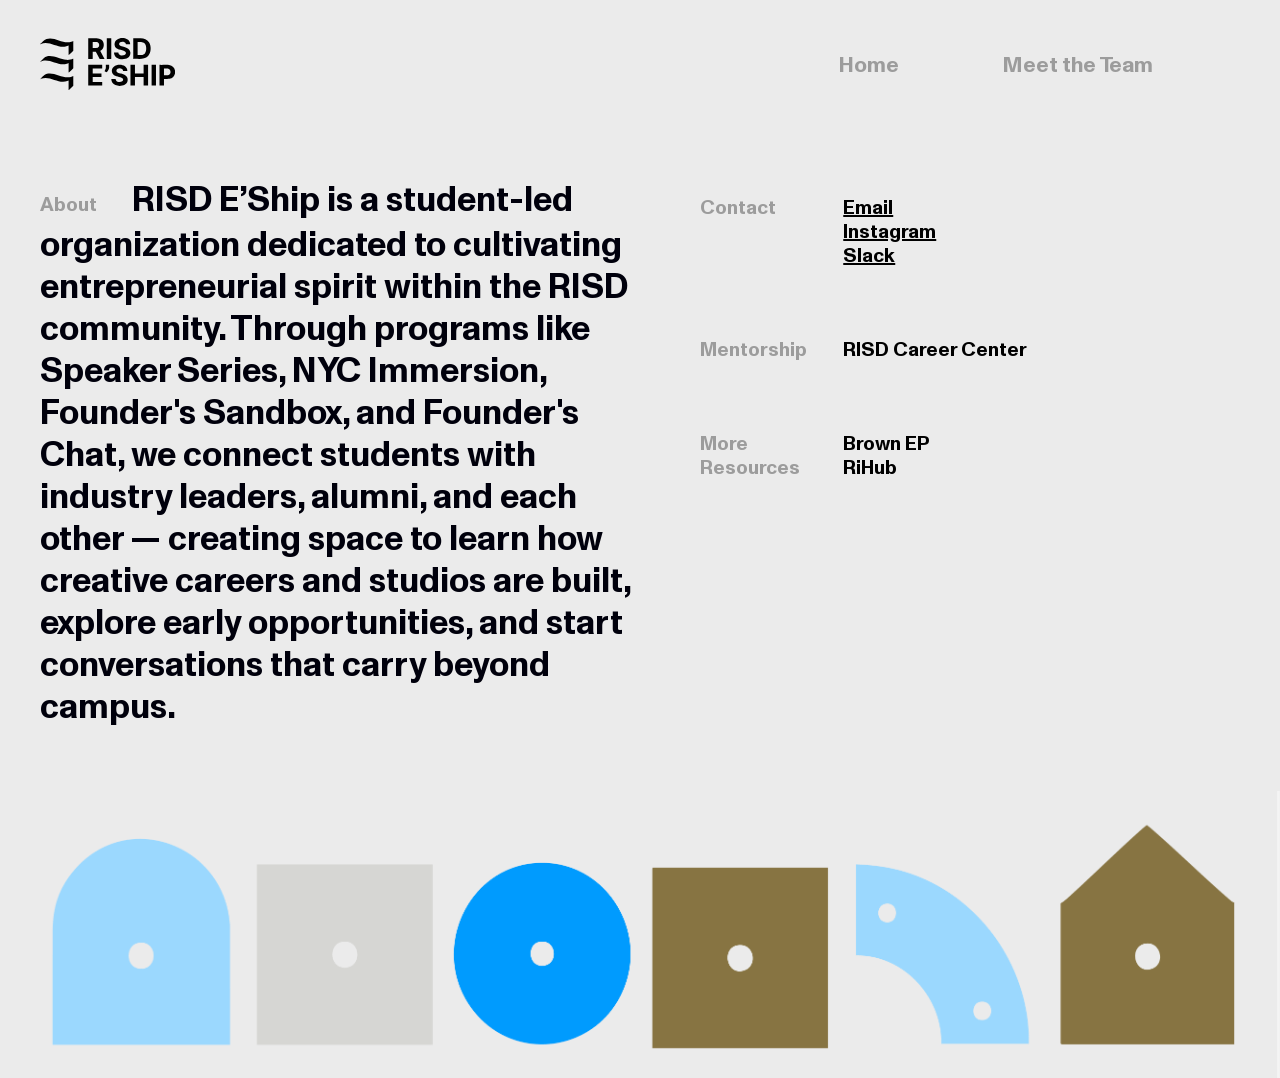
<file: about.html>
<!DOCTYPE html>
<html lang="en">
<head>
<meta charset="UTF-8">
<meta name="viewport" content="width=device-width, initial-scale=1.0">
<title>About — Eship</title>
<link rel="stylesheet" href="about.css">
  <link rel="icon" type="image/png" href="favicon.png">
</head>
<body>

<header>
  <div class="logo" aria-label="Eship">
<svg id="Layer_1" data-name="Layer 1" xmlns="http://www.w3.org/2000/svg" viewBox="0 0 612.11 235.53">
  <path d="M292.39,94.69h-21.99l-17.64-32.8h-14.02v32.07c0,.05-.67.72-.72.72h-19.57V1.12c12.48.54,25.55-.72,37.96-.02,7.77.44,16.04,2.34,22.2,7.27,13.72,10.97,14.08,35.47.26,46.54-1.37,1.09-5.78,3.01-5.8,4.32l19.33,35.46ZM238.74,45.5h16.67c2.79,0,7.72-2.24,9.68-4.33,4.19-4.47,4.03-14.25-.04-18.8-1.3-1.45-6.89-4.37-8.67-4.37h-17.64v27.49Z"/>
  <path d="M422.39,94.69V1.12c11.09.41,22.56-.54,33.61-.02,15.1.72,29.05,5.31,37.64,18.39,11.32,17.25,10.31,47.06-4.05,62.43-17.17,18.38-44.76,11.43-67.19,12.77ZM442.21,77.33h18.12c3.02,0,9.85-3.11,12.28-5.1,9.78-7.98,10.3-29.67,5.77-40.41-6.22-14.74-22.69-13.36-36.18-13.33v58.84Z"/>
  <path d="M430.12,160.29h39.15v-37.86c0-.05.67-.72.72-.72h18.85c.05,0,.72.67.72.72v92.85h-20.3v-38.1h-39.15v38.1h-20.3v-93.57h19.57c.05,0,.72.67.72.72v37.86Z"/>
  <path d="M395.81,149.2h-19.33c-.04-14.58-28.44-15.7-30.33-2.53-1.61,11.19,17.51,12.66,25.03,14.83,16.18,4.67,29.38,14.21,25.47,33.16-5.64,27.36-55.42,28.76-68.69,8.53-3.52-5.37-4.66-11.01-5.12-17.32h19.81c.06,5.49,3.07,9.81,8.04,11.99,9.41,4.13,27.97,2.16,25.76-11.72-.73-4.59-9.09-7.19-12.92-8.33-14.06-4.2-34.27-5.86-37.67-23.66-7.9-41.37,70.23-45.97,69.95-4.93Z"/>
  <path d="M389.29,28.61c-1.1-2.17-1.22-4.62-2.93-6.72-6.63-8.19-29.94-6.64-27.73,7.42,1.28,8.11,20.02,10.15,26.55,12.09,11.27,3.35,22.56,10,24.03,22.8,3.24,28.22-27.34,35.67-49.47,30.56-14.62-3.37-24.65-14.07-24.34-29.49h19.33c1.05,12.07,13.46,15.6,23.81,13.39,8.78-1.87,15.4-11.9,6.49-17.83-13.39-8.9-44.69-5.08-47.16-28.66-4.03-38.52,60.59-42.67,69.29-11.27.31,1.11,1.93,7.71.49,7.71h-18.36Z"/>
  <path d="M281.76,138.58h-43.01v21.7h39.63v16.88h-39.63v21.7h43.01v16.4h-63.31v-93.57h62.59c.05,0,.72.67.72.72v16.16Z"/>
  <path d="M561.58,185.37v29.9h-20.3v-93.57c14.03.91,29.9-1.46,43.68.54,35.97,5.21,36.12,56.96.9,62.52-7.82,1.24-16.36.29-24.28.61ZM578.73,138.58c-5.19-.7-11.8.52-17.16,0v30.39h16.19c.5,0,4.18-1.07,4.92-1.36,12.8-4.95,10.97-27.03-3.96-29.03Z"/>
  <path d="M150.78,13.18v44.13c-6.17,5.48-11.69,11.95-17.94,17.31-.89.76-2.18,2.01-3.33,2.23v-43.41c-4.46,1.81-8.85,4-13.61,4.99C77.78,46.31,41.44,9.9,3.68,26.74c-1.04.46-4.77,3.47-3.21.65C10.31,19.59,16.98,8.68,29.38,4.64c37.45-12.21,74.42,24.81,112.34,12.28,3.1-1.03,5.96-2.75,9.06-3.74Z"/>
  <path d="M150.78,171.87v44.13c-6.2,5.28-12.17,12.82-18.36,17.85-.8.65-1.84,1.62-2.91,1.68v-43.41c-2.21.53-4.05,1.98-6.16,2.78-39.83,15.22-78.82-26.91-119.02-9.77-.36.16-5.44,3.59-3.96,1.36,1.17-1.75,17.69-17.49,19.74-18.88,34.06-23.18,81.77,20.2,119.78,8.61,3.8-1.16,7.12-3.35,10.87-4.35Z"/>
  <path d="M150.78,92.76v44.13c-5.84,5.31-11.48,11.76-17.39,16.89-1.03.89-2.58,2.25-3.87,2.65v-43.41c-2.69,1.03-5.23,2.45-7.97,3.38-37.61,12.91-73.96-23.55-111.51-12.41-3.5,1.04-6.63,2.97-10.04,4.2,5.9-5.55,11.98-12.71,18.11-17.85,26.53-22.25,70.77,5.72,100.06,8.69,11.75,1.19,22.14-1.03,32.62-6.26Z"/>
  <path d="M302.54,94.69V1.12h19.57c.05,0,.72.67.72.72v92.12c0,.05-.67.72-.72.72h-19.57Z"/>
  <path d="M525.33,121.7v93.57h-19.81v-92.85c0-.05.67-.72.72-.72h19.09Z"/>
  <path d="M313.17,134.48c-.78,7.33-6.27,16.25-11.91,20.91l-8.9-5.03c1.51-3.26,3.54-6.41,4.6-9.88.3-.98,1.23-4.3,1.23-5.04v-13.75h14.26c.05,0,.72.67.72.72,0,3.74.38,8.48,0,12.06Z"/>
</svg>
</div>

  <a class="about-btn" href="index.html">Home</a>

  <a class="team-btn" href="team.html">Meet the Team</a>

</header>

<main class="about-main">

  <p class="about-hero">
    <span class="eyebrow">About&nbsp; &nbsp; &nbsp; &nbsp;</span>
    RISD E’Ship is a student-led organization dedicated to cultivating entrepreneurial spirit within the RISD community. Through programs like Speaker Series, NYC Immersion, Founder's Sandbox, and Founder's Chat, we connect students with industry leaders, alumni, and each other — creating space to learn how creative careers and studios are built, explore early opportunities, and start conversations that carry beyond campus.
  </p>

  <div class="about-section">
    <h2>Contact</h2>
    <div>
      <p><a href="mailto:eship@risd.edu">Email</a><br>
      <a href="https://www.instagram.com/risdeship/">Instagram</a><br>
      <a href="https://join.slack.com/t/eship26-27/shared_invite/zt-49p104alc-te3NiBXRZK9tQGqS_CBzWQ">Slack</a></p>
    </div>

    <h2>Mentorship</h2>
    <div>
      <p>RISD Career Center</p>
    </div>

    <h2>More <br> Resources</h2>
    <div>
      <p>Brown EP <br>
        RiHub
        </p>
    </div>
  </div>

  
</main>

<footer class="site-footer">
  <img src="./Footer.png" alt="">
</footer>

</body>
</html>
</file>
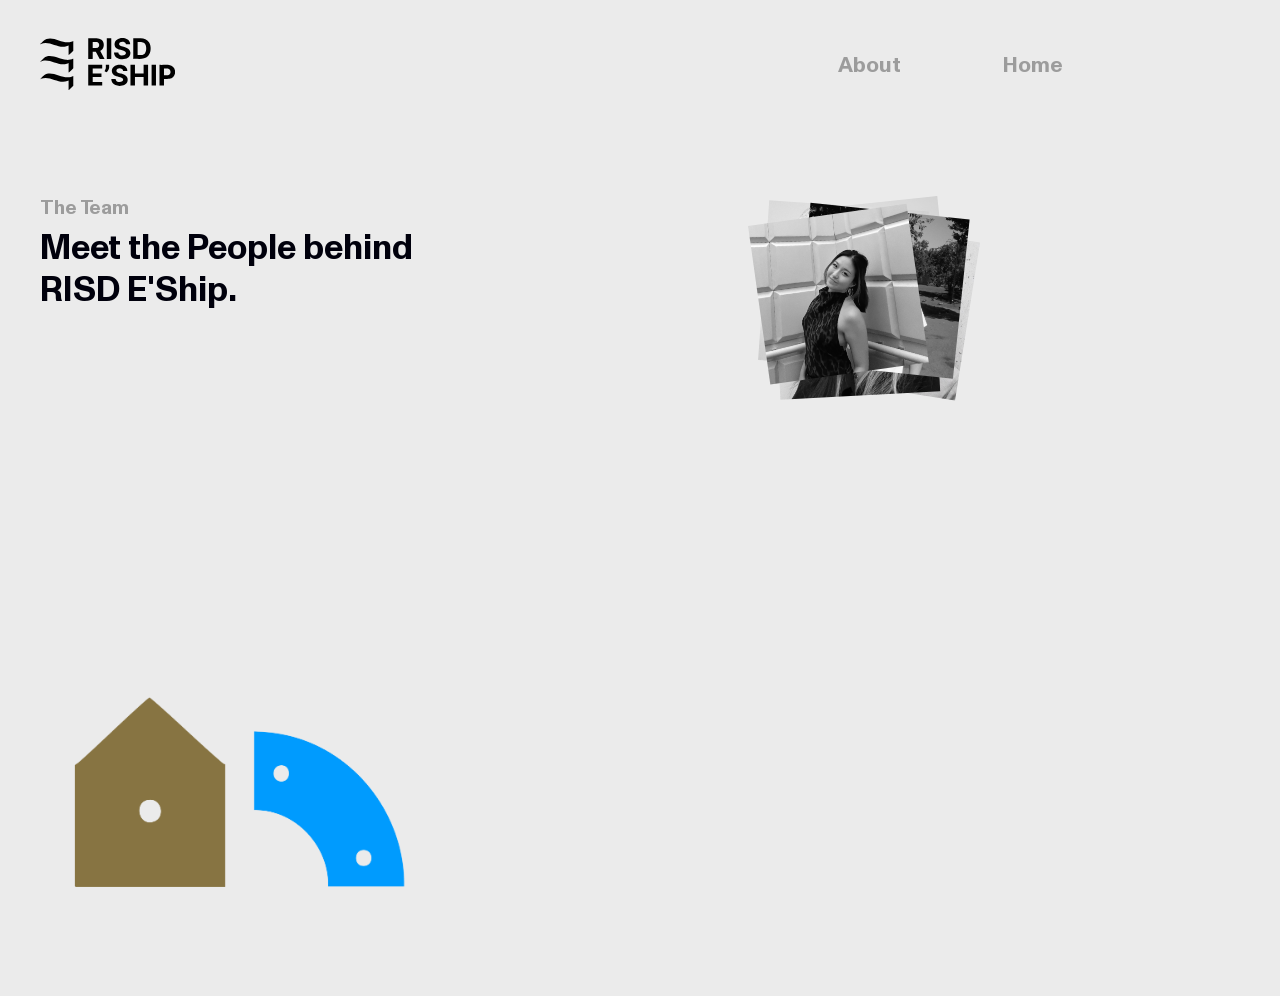
<file: team.html>
<!DOCTYPE html>
<html lang="en">

<head>
  <meta charset="UTF-8">
  <meta name="viewport" content="width=device-width, initial-scale=1.0">

  <title>Meet the Team — RISD E'Ship</title>

  <link rel="stylesheet" href="about.css">
    <link rel="icon" type="image/png" href="favicon.png">
</head>


<body class="team-page">


  <header>
  <div class="logo" aria-label="Studio">
<svg id="Layer_1" data-name="Layer 1" xmlns="http://www.w3.org/2000/svg" viewBox="0 0 612.11 235.53">
  <path d="M292.39,94.69h-21.99l-17.64-32.8h-14.02v32.07c0,.05-.67.72-.72.72h-19.57V1.12c12.48.54,25.55-.72,37.96-.02,7.77.44,16.04,2.34,22.2,7.27,13.72,10.97,14.08,35.47.26,46.54-1.37,1.09-5.78,3.01-5.8,4.32l19.33,35.46ZM238.74,45.5h16.67c2.79,0,7.72-2.24,9.68-4.33,4.19-4.47,4.03-14.25-.04-18.8-1.3-1.45-6.89-4.37-8.67-4.37h-17.64v27.49Z"/>
  <path d="M422.39,94.69V1.12c11.09.41,22.56-.54,33.61-.02,15.1.72,29.05,5.31,37.64,18.39,11.32,17.25,10.31,47.06-4.05,62.43-17.17,18.38-44.76,11.43-67.19,12.77ZM442.21,77.33h18.12c3.02,0,9.85-3.11,12.28-5.1,9.78-7.98,10.3-29.67,5.77-40.41-6.22-14.74-22.69-13.36-36.18-13.33v58.84Z"/>
  <path d="M430.12,160.29h39.15v-37.86c0-.05.67-.72.72-.72h18.85c.05,0,.72.67.72.72v92.85h-20.3v-38.1h-39.15v38.1h-20.3v-93.57h19.57c.05,0,.72.67.72.72v37.86Z"/>
  <path d="M395.81,149.2h-19.33c-.04-14.58-28.44-15.7-30.33-2.53-1.61,11.19,17.51,12.66,25.03,14.83,16.18,4.67,29.38,14.21,25.47,33.16-5.64,27.36-55.42,28.76-68.69,8.53-3.52-5.37-4.66-11.01-5.12-17.32h19.81c.06,5.49,3.07,9.81,8.04,11.99,9.41,4.13,27.97,2.16,25.76-11.72-.73-4.59-9.09-7.19-12.92-8.33-14.06-4.2-34.27-5.86-37.67-23.66-7.9-41.37,70.23-45.97,69.95-4.93Z"/>
  <path d="M389.29,28.61c-1.1-2.17-1.22-4.62-2.93-6.72-6.63-8.19-29.94-6.64-27.73,7.42,1.28,8.11,20.02,10.15,26.55,12.09,11.27,3.35,22.56,10,24.03,22.8,3.24,28.22-27.34,35.67-49.47,30.56-14.62-3.37-24.65-14.07-24.34-29.49h19.33c1.05,12.07,13.46,15.6,23.81,13.39,8.78-1.87,15.4-11.9,6.49-17.83-13.39-8.9-44.69-5.08-47.16-28.66-4.03-38.52,60.59-42.67,69.29-11.27.31,1.11,1.93,7.71.49,7.71h-18.36Z"/>
  <path d="M281.76,138.58h-43.01v21.7h39.63v16.88h-39.63v21.7h43.01v16.4h-63.31v-93.57h62.59c.05,0,.72.67.72.72v16.16Z"/>
  <path d="M561.58,185.37v29.9h-20.3v-93.57c14.03.91,29.9-1.46,43.68.54,35.97,5.21,36.12,56.96.9,62.52-7.82,1.24-16.36.29-24.28.61ZM578.73,138.58c-5.19-.7-11.8.52-17.16,0v30.39h16.19c.5,0,4.18-1.07,4.92-1.36,12.8-4.95,10.97-27.03-3.96-29.03Z"/>
  <path d="M150.78,13.18v44.13c-6.17,5.48-11.69,11.95-17.94,17.31-.89.76-2.18,2.01-3.33,2.23v-43.41c-4.46,1.81-8.85,4-13.61,4.99C77.78,46.31,41.44,9.9,3.68,26.74c-1.04.46-4.77,3.47-3.21.65C10.31,19.59,16.98,8.68,29.38,4.64c37.45-12.21,74.42,24.81,112.34,12.28,3.1-1.03,5.96-2.75,9.06-3.74Z"/>
  <path d="M150.78,171.87v44.13c-6.2,5.28-12.17,12.82-18.36,17.85-.8.65-1.84,1.62-2.91,1.68v-43.41c-2.21.53-4.05,1.98-6.16,2.78-39.83,15.22-78.82-26.91-119.02-9.77-.36.16-5.44,3.59-3.96,1.36,1.17-1.75,17.69-17.49,19.74-18.88,34.06-23.18,81.77,20.2,119.78,8.61,3.8-1.16,7.12-3.35,10.87-4.35Z"/>
  <path d="M150.78,92.76v44.13c-5.84,5.31-11.48,11.76-17.39,16.89-1.03.89-2.58,2.25-3.87,2.65v-43.41c-2.69,1.03-5.23,2.45-7.97,3.38-37.61,12.91-73.96-23.55-111.51-12.41-3.5,1.04-6.63,2.97-10.04,4.2,5.9-5.55,11.98-12.71,18.11-17.85,26.53-22.25,70.77,5.72,100.06,8.69,11.75,1.19,22.14-1.03,32.62-6.26Z"/>
  <path d="M302.54,94.69V1.12h19.57c.05,0,.72.67.72.72v92.12c0,.05-.67.72-.72.72h-19.57Z"/>
  <path d="M525.33,121.7v93.57h-19.81v-92.85c0-.05.67-.72.72-.72h19.09Z"/>
  <path d="M313.17,134.48c-.78,7.33-6.27,16.25-11.91,20.91l-8.9-5.03c1.51-3.26,3.54-6.41,4.6-9.88.3-.98,1.23-4.3,1.23-5.04v-13.75h14.26c.05,0,.72.67.72.72,0,3.74.38,8.48,0,12.06Z"/>
</svg>
</div>

  <a class="about-btn" href="about.html">About</a>

  <a class="team-btn" href="index.html">Home</a>

</header>


  <body class="team-page">

  <!-- ==========================================
       TEAM
  ========================================== -->
  <main class="team-main">

    <!-- LEFT COLUMN -->
    <p class="team-intro">
    <span class="eyebrow">The Team&nbsp; &nbsp; &nbsp; &nbsp;</span>
  Meet the People behind RISD E'Ship.
    <img
    class="team-footer-image"
    src="./Corner.png"
    alt=""
  >
   </p>




<!-- RIGHT COLUMN -->
<section class="team-stage" id="teamStage">

<section class="team-stage" id="teamStage">

  <article class="team-card">
    <div class="team-square"><img src="./teampics/Fah.jpg" alt="Fah Prayottavekit"></div>
    <div class="team-info">
      <h2>President</h2>
      <h3>Fah Prayottavekit<br>
        2027 GD
      </h3>
    </div>
  </article>

  <article class="team-card">
    <div class="team-square"><img src="./teampics/Lucas.jpg" alt="Lucas Liu"></div>
    <div class="team-info">
      <h2>Program Director</h2>
      <h3>Lucas Liu<br>
        2027 ID
      </h3>
    </div>
  </article>

  <article class="team-card">
    <div class="team-square"><img src="./teampics/Carol.jpg" alt="Carol Chen"></div>
    <div class="team-info">
      <h2>Program Director</h2>
      <h3>Carol Chen<br>
        2028 ID+INTAR
      </h3>
    </div>
  </article>

  <article class="team-card">
    <div class="team-square"><img src="./teampics/Janet.jpg" alt="Janet Sun"></div>
    <div class="team-info">
      <h2>Program Director</h2>
      <h3>Janet Sun<br>
        2027 ID
      </h3>
    </div>
  </article>

  <article class="team-card">
    <div class="team-square"><img src="./teampics/Joaquin.jpg" alt="Joaquin Godines"></div>
    <div class="team-info">
      <h2>Fine Arts Ambassador</h2>
      <h3>Joaquin Godines<br>
        2027 ILLUS
      </h3>
    </div>
  </article>

  <article class="team-card">
    <div class="team-square"><img src="./teampics/Punch.jpg" alt="Punch Kulphisanrat"></div>
    <div class="team-info">
      <h2>Design Director</h2>
      <h3>Punch Kulphisanrat<br>
        2027 GD
      </h3>
    </div>
  </article>

</section>


    </section>

  </main>


  <script src="team.js"></script>

</body>

</html>
</file>
<file: about.css>
/* ==========================================
   FONTS
========================================== */
@font-face{
  font-family:'Monument Grotesk';
  src:url('fonts/MonumentGrotesk-Regular.ttf') format('truetype');
  font-weight:400;
  font-style:normal;
  font-display:swap;
}
@font-face{
  font-family:'Monument Grotesk';
  src:url('fonts/MonumentGrotesk-Medium.ttf') format('truetype');
  font-weight:500;
  font-style:normal;
  font-display:swap;
}
@font-face{
  font-family:'Monument Grotesk';
  src:url('fonts/MonumentGrotesk-Bold.ttf') format('truetype');
  font-weight:600;
  font-style:normal;
  font-display:swap;
}



/* ==========================================
   COLORS
========================================== */
:root{
  --pink:#8dd1f9;
  --gray:#e7e4dd;
  --terracotta:#009BFF;
  --olive:#877542;

  --paper:#ebebeb;
  --ink:#1c1a15;
  --ink-soft:#4a463d;
  --line:rgba(28,26,21,0.14);
}


/* ==========================================
   BASE
========================================== */
*{
  box-sizing:border-box;
}
html{
  scroll-behavior:smooth;
}

body{
  margin:0;
  background:var(--paper);
  color:var(--ink);
  font-family:'Monument Grotesk', sans-serif;
  -webkit-font-smoothing:antialiased;
}

a{
  color:inherit;
}


/* ==========================================
   HEADER
========================================== */

header{
  display:grid;
  grid-template-columns:
    1fr
    0.2fr
    0.3fr;
  align-items:start;
  padding:38px 40px 6px;
  gap:5px;
  flex-wrap:wrap;
  background:var(--paper);
  position:relative;
  z-index:200;
}


/* ---------- Logo ---------- */

.logo{
  display:flex;
  align-items:center;
  gap:2px;
}

.logo svg{
  height:52px;
  width:auto;
  display:block;
}


/* ---------- About button ---------- */

.about-btn{
  display:inline-block;

  font-family:'Monument Grotesk', sans-serif;
  font-size:22px;
  font-weight:600;
  line-height:1.5;

  text-decoration:none;

  color:#9C9C9C;

  cursor:pointer;
  align-self:flex-start;

  transition:
    transform .25s cubic-bezier(.4,0,.2,1),
    background .25s ease,
    color .25s ease;
}

.about-btn:hover{
  transform:translateY(-2px);
  color:var(--ink);
}

.about-btn:active{
  transform:translateY(0);
}

/* ---------- Team button ---------- */

.team-btn{
  display:inline-block;

  font-family:'Monument Grotesk', sans-serif;
  font-size:22px;
  font-weight:600;
  line-height:1.5;

  text-decoration:none;

  color:#9C9C9C;

  cursor:pointer;
  align-self:flex-start;

  transition:
    transform .25s cubic-bezier(.4,0,.2,1),
    background .25s ease,
    color .25s ease;
}

.team-btn:hover{
  transform:translateY(-2px);
  color:var(--ink);
}

.team-btn:active{
  transform:translateY(0);
}

/* ==========================================
   ABOUT PAGE
========================================== */

.about-main{
  display:grid;
  grid-template-columns:1fr 0.9fr;
  column-gap:60px;

  margin:0 auto;
  padding:36px 40px 20px;
}


/* ---------- Main About Text ---------- */

.about-hero{
  margin:0;
  padding:30px 0 0;

  font-family:'Monument Grotesk', sans-serif;
  font-size:35px;
  font-weight:600;
  line-height:1.2;

  color:#00000C;
}

.about-hero .eyebrow{
  font-family:'Monument Grotesk', sans-serif;
  font-size:20px;
  font-weight:600;

  color:#9C9C9C;
}


/* ---------- Contact / Info ---------- */

.about-section{
  display:grid;
  grid-template-columns:.65fr 1.8fr;
  column-gap:0;
  row-gap:70px;
  margin-top:54px;

  align-self:start;
  align-content:start;
}

.about-section h2{
  margin:0;
  padding:0;

  font-family:'Monument Grotesk', sans-serif;
  font-size:20px;
  font-weight:600;
  line-height:1.2;

  color:#9C9C9C;
}

.about-section > div{
  margin:0;
  padding:0;
}

.about-section p{
  margin:0;
  padding:0;

  font-family:'Monument Grotesk', sans-serif;
  font-size:20px;
  font-weight:600;
  line-height:1.2;
  text-decoration:none;

  color:#000;
}


.site-footer{
  width:100%;
  margin-top:60px;
  padding:0;
  overflow:hidden;
}

.site-footer img{
  display:block;
  width:100%;
  height:auto;
  margin:0 auto;
}


/* ==========================================
   MEET THE TEAM
========================================== */

.team-main{
  display:grid;
  grid-template-columns:.7fr 1.3fr;
  gap:40px;

  padding:60px 40px 80px;
  min-height:700px;
}


/* ==========================================
   LEFT COLUMN
========================================== */

.team-intro{
  display:flex;
  flex-direction:column;
  justify-content:space-between;
  margin:0;
  padding:30px 0 0;

  font-family:'Monument Grotesk', sans-serif;
  font-size:35px;
  font-weight:600;
  line-height:1.2;

  color:#00000C;
}

.eyebrow{
  font-family:'Monument Grotesk', sans-serif;
  font-size:20px;
  font-weight:600;

  color:#9C9C9C;
}

.team-footer-image{
  display:block;

  width:100%;
  max-width:500px;
  height:auto;

  margin-top:auto;
  align-self:flex-start;
}


/* ==========================================
   RIGHT COLUMN
========================================== */

.team-stage{
  position:relative;
  width:100%;
  min-height:760px;
  cursor:pointer;
}


/* ==========================================
   TEAM CARDS
========================================== */

.team-card{
  position:absolute;

  width:160px;

  left:50%;
  top:180px;

  transform:
    translate(-50%, -50%)
    translate(var(--x, 0px), var(--y, 0px))
    rotate(var(--r, 0deg));

  transition:
    left .8s cubic-bezier(.16,1,.3,1),
    top .8s cubic-bezier(.16,1,.3,1),
    transform .8s cubic-bezier(.16,1,.3,1);

  cursor:pointer;
}


/* ==========================================
   PLACEHOLDER
========================================== */

.team-square{
  width:160px;
  height:160px;
  background:#d9d9d9;
}

.team-square img{
  display:block;
  width:100%;
  height: 160px;;


  object-fit:cover;
}


/* ==========================================
   STARTING PILE
========================================== */

.team-card:nth-child(1){
  --x:-18px;
  --y:5px;
  --r:-8deg;
  z-index:10;
}

.team-card:nth-child(2){
  --x:15px;
  --y:-10px;
  --r:6deg;
  z-index:9;
}

.team-card:nth-child(3){
  --x:-5px;
  --y:15px;
  --r:-3deg;
  z-index:8;
}

.team-card:nth-child(4){
  --x:20px;
  --y:8px;
  --r:9deg;
  z-index:7;
}

.team-card:nth-child(5){
  --x:-22px;
  --y:-15px;
  --r:4deg;
  z-index:6;
}

.team-card:nth-child(6){
  --x:8px;
  --y:-5px;
  --r:-6deg;
  z-index:5;
}

.team-card:nth-child(7){
  --x:-10px;
  --y:20px;
  --r:7deg;
  z-index:4;
}

.team-card:nth-child(8){
  --x:25px;
  --y:-18px;
  --r:-4deg;
  z-index:3;
}

.team-card:nth-child(9){
  --x:-25px;
  --y:0px;
  --r:10deg;
  z-index:2;
}

.team-card:nth-child(10){
  --x:5px;
  --y:12px;
  --r:-2deg;
  z-index:1;
}


/* ==========================================
   NAMES
========================================== */

.team-info{
  margin-top:6px;

  font-family:'Monument Grotesk', sans-serif;

  opacity:0;

  transition:opacity .3s ease;
}

.team-info h2{
  margin:0;

  font-size:14px;
  font-weight:600;
  line-height:1.2;

  color:#828282;
}

.team-info h3{
  margin:0;

  font-size:20px;
  font-weight:600;
  line-height:1.2;

  color:#000;
}


/* ==========================================
   OPEN — 3 COLUMN GRID
========================================== */

.team-stage.open .team-card{
  --x:0px;
  --y:0px;
  --r:0deg;
}


/* ROW 1 */

.team-stage.open .team-card:nth-child(1){
  left:17%;
  top:120px;
}

.team-stage.open .team-card:nth-child(2){
  left:50%;
  top:120px;
}

.team-stage.open .team-card:nth-child(3){
  left:83%;
  top:120px;
}


/* ROW 2 */

.team-stage.open .team-card:nth-child(4){
  left:17%;
  top:420px;
}

.team-stage.open .team-card:nth-child(5){
  left:50%;
  top:420px;
}

.team-stage.open .team-card:nth-child(6){
  left:83%;
  top:420px;
}


/* show names */

.team-stage.open .team-info{
  opacity:1;
}


/* ==========================================
   SLIGHT ANIMATION STAGGER
========================================== */

.team-card:nth-child(1){ transition-delay:0s; }
.team-card:nth-child(2){ transition-delay:.025s; }
.team-card:nth-child(3){ transition-delay:.05s; }
.team-card:nth-child(4){ transition-delay:.075s; }
.team-card:nth-child(5){ transition-delay:.1s; }
.team-card:nth-child(6){ transition-delay:.125s; }
.team-card:nth-child(7){ transition-delay:.15s; }
.team-card:nth-child(8){ transition-delay:.175s; }
.team-card:nth-child(9){ transition-delay:.2s; }
.team-card:nth-child(10){ transition-delay:.225s; }


/* ==========================================
   MOBILE
========================================== */

@media(max-width:760px){


  /* ---------- About Page ---------- */

  .about-main{
    display:flex;
    flex-direction:column;
    gap:50px;

    padding:24px 40px 40px;
    margin:0;
  }


  /* ---------- Main About Text ---------- */

  .about-hero{
    margin:0;
    padding:0;

    font-size:26px;
    font-weight:600;
    line-height:1.2;
  }

  .about-hero .eyebrow{
    font-size:16px;
  }


  /* ---------- Contact / Info ---------- */

  .about-section{
    display:flex;
    flex-direction:column;
    gap:12px;

    width:100%;
    margin:0;
    padding:0;
  }

  .about-section h2{
    margin:24px 0 0;
    font-size:16px;
    line-height:1.2;
  }

  .about-section h2:first-child{
    margin-top:0;
  }

  .about-section > div{
    width:100%;
    margin:0 0 16px;
    padding:0;
  }

  .about-section p{
    font-size:18px;
    line-height:1.4;
  }


  /* ---------- Footer ---------- */

  .site-footer{
    width:100%;
    margin-top:30px;
    padding:0;
  }

  .site-footer img{
    display:block;
    width:100%;
    height:auto;
  }

  .team-main{
    grid-template-columns:1fr;
    gap:40px;

    padding:40px 40px 40px 40px;
  }

  .team-stage{
    min-height:700px;
  }

  .team-card{
    width:140px;
  }

  .team-square{
    width:140px;
    height:140px;
  }

  .team-stage.open .team-card:nth-child(1){
    left:25%;
    top:90px;
  }

  .team-stage.open .team-card:nth-child(2){
    left:75%;
    top:90px;
  }

  .team-stage.open .team-card:nth-child(3){
    left:25%;
    top:320px;
  }

  .team-stage.open .team-card:nth-child(4){
    left:75%;
    top:320px;
  }

  .team-stage.open .team-card:nth-child(5){
    left:25%;
    top:550px;
  }

  .team-stage.open .team-card:nth-child(6){
    left:75%;
    top:550px;
  }
}
</file>
